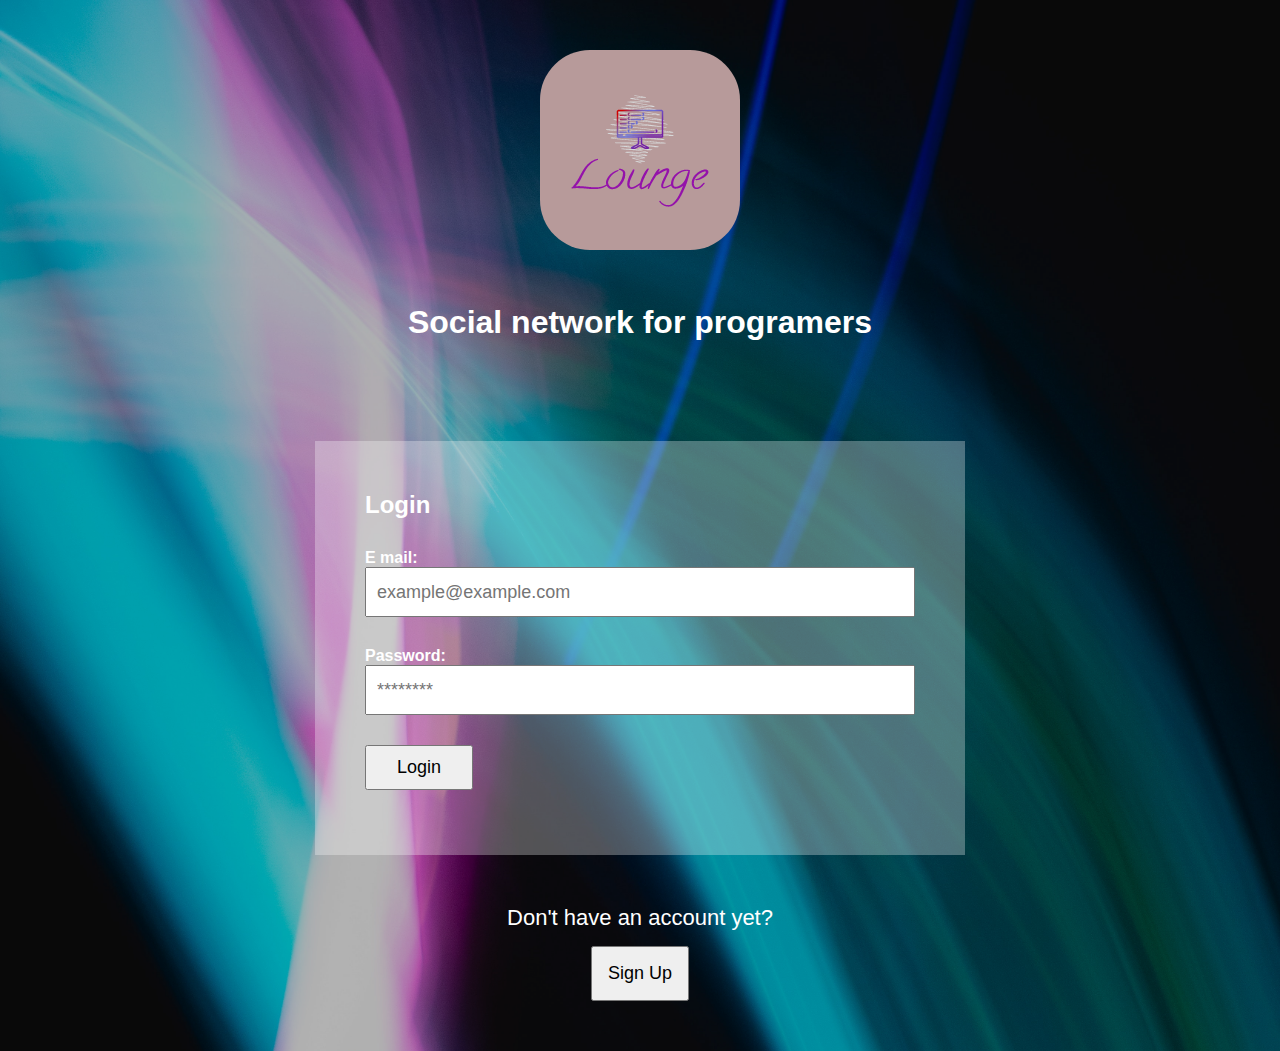
<file: index.html>
<!DOCTYPE html>
<html lang="en">
<head>
    <meta charset="UTF-8">
    <meta http-equiv="X-UA-Compatible" content="IE=edge">
    <meta name="viewport" content="width=device-width, initial-scale=1.0">
    <link rel="stylesheet" href="style.css">
    <link rel="shortcut icon" href="#">
    <title>Lounge</title>
</head>
<body>
 <div class="logo">
    <img src="img/logo.png">
 </div>

 <h1>Social network for programers</h1>

 <div class="main-wrapper">
    <form id="loginForm">
        <h2>Login</h2>


    <div>
        <label>E mail:</label>
        <input type="email" name="email" id="login_email" placeholder="example@example.com">
    </div>
    <div>
       <label>Password:</label>
       <input type="password" name="password" id="login_lozinka" placeholder="********">
    </div>
    <div>
       <button>Login</button>
    </div>
 </form>
</div>

<div class="no-acc-register">
    <p>Don't have an account yet?</p>
    <button id="registracija">Sign Up</button>
</div>

<div class="custom-modal">
    <button id="closeModal">X</button>

    <form id="registrationForm">
        <h2>User registration</h2>

        <div>
            <label for="korisnicko_ime">Username: *</label>
            <input type="text" name="korisnicko_ime" id="korisnicko_ime" placeholder="user32">
        </div>

        <div>
            <label for="email">Email: *</label>
            <input id="email" type="email" name="register_email" placeholder="example@example.com">
        </div>

        <div>
            <label for="lozinka">Password: *</label>
            <input id="lozinka" type="password" name="register_lozinka" placeholder="********">
        </div>

        <div>
            <label for="ponovi_lozinku">Repeat password: *</label>
            <input id="ponovi_lozinku" type="password" name="ponovi_lozinku" placeholder="********">
        </div>
        
        <div>
            <button>Sign Up</button>
        </div>

    </form>
</div>



<script src="Validator.js"></script>
<script src = "Session.js"></script>
<script src="User.js"></script>
<script src="app.js"></script>
    
</body>
</html>
</file>
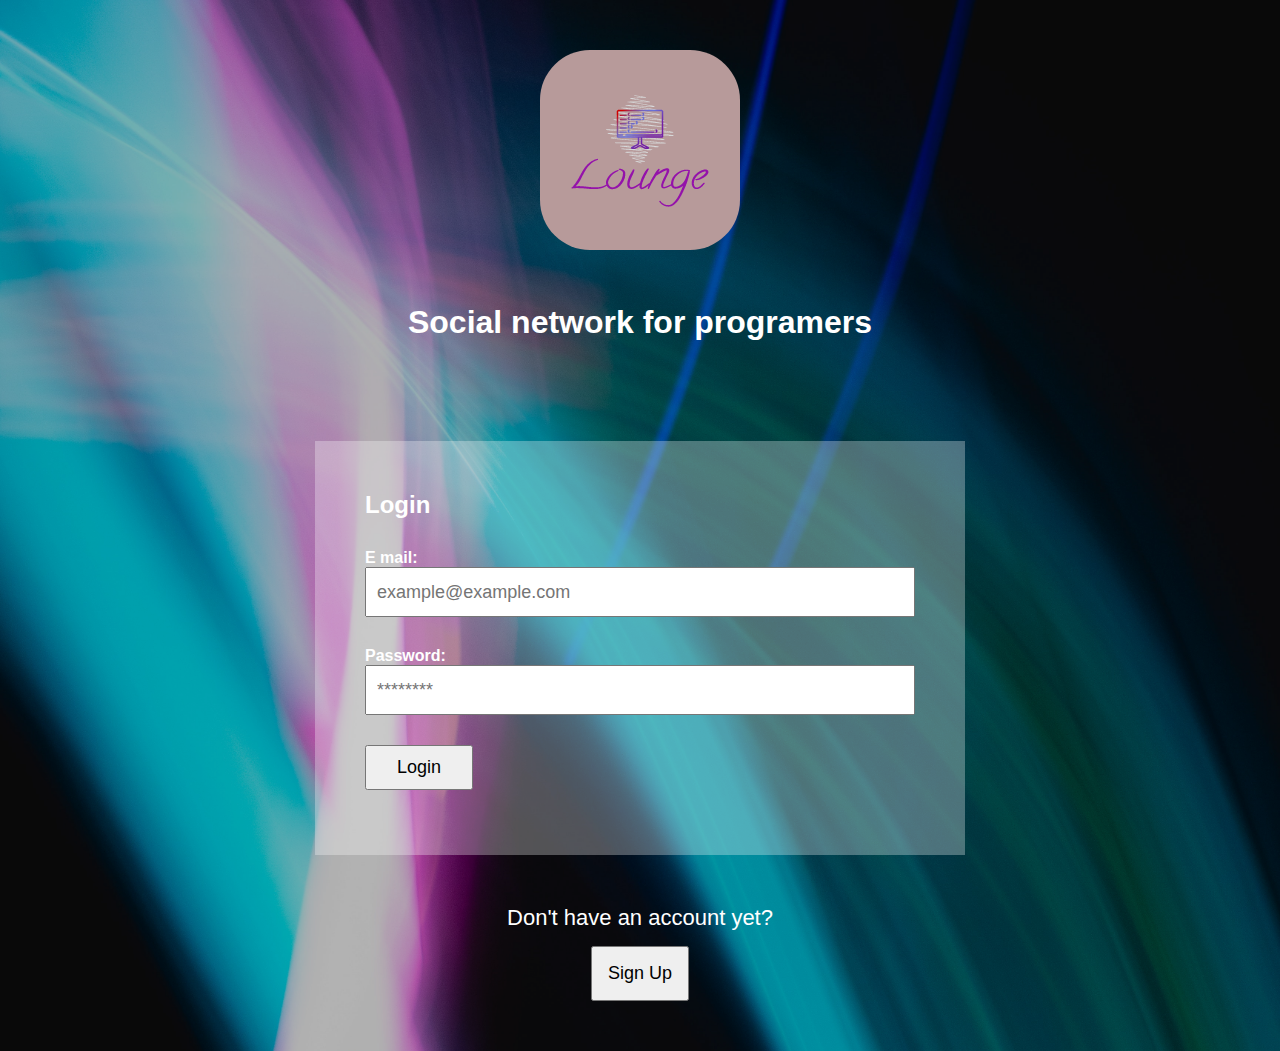
<file: lounge.html>
<!DOCTYPE html>
<html lang="en">
<head>
    <meta charset="UTF-8">
    <meta http-equiv="X-UA-Compatible" content="IE=edge">
    <link rel="shortcut icon" href="#">
    <meta name="viewport" content="width=device-width, initial-scale=1.0">
    <link href="https://cdn.jsdelivr.net/npm/bootstrap@5.2.0-beta1/dist/css/bootstrap.min.css" rel="stylesheet" integrity="sha384-0evHe/X+R7YkIZDRvuzKMRqM+OrBnVFBL6DOitfPri4tjfHxaWutUpFmBp4vmVor" crossorigin="anonymous">
    <link rel="stylesheet" href="style.css">
    <title>Lounge</title>
</head>
<body>

  <div class="container">
      
        <div class="row">
 
        <div class="col-md-3"> 
            <div class="inner-container left-side">
                <img src="img/profile.jpg" class="profile">

               <p><b id="username"></b></p>
               <p><b id="email"></b></p>

               <button id="editAccount">Update profile</button>
               <button id="logout">Logout</button>
               
               </div>
           
        </div>

        <div class="col-md-9">
            <div class="inner-container right-side">
                <form id="postForm">
                    <textarea id="postContent" placeholder="What is on your mind?"></textarea>
                    <button>Post</button>
                </form>

                <div id="allPostsWrapper"></div>

               </div>
        </div>
   </div> 
</div>


<div class="custom-modal">
    <button id="closeModal">X</button>
    

    <form id="editForm">
        <h2>Update your profile info:</h2>

        <div>
            <label for="korisnicko_ime">Username:</label>
            <input type="text" name="korisnicko_ime" id="korisnicko_ime" placeholder="user32">
        </div>

        <div>
            <label for="edit_email">Email:</label>
            <input id="edit_email" type="email" name="register_email" placeholder="example@example.com">
        </div>
        <div>
            <button>Change</button>
        </div>
        </form>
        <hr>

        <button id="deleteProfile">Delete profile</button>
        </div>



    <script src="Session.js"></script>
    <script src="User.js"></script>
    <script src="Comment.js"></script>
    <script src="Post.js"></script>
    <script src="lounge.js"></script>

</body>
</html>
</file>
<file: style.css>
* {
  margin: 0;
  padding: 0;
  box-sizing: border-box;
}
img {
  border-radius: 50px;
}

body {
  font-family: sans-serif;
  padding: 50px;
  background-image: url("img/bg.jpg");
  color: #fff;
  background-size: cover;
  box-shadow: rgba(0, 0, 0, 0.3) 0 0 0 1000px inset;
}
p {
  color: #fff;
}
h1 {
  color: #fff;
  text-align: center;
  margin-bottom: 100px;
  margin-top: 50px;
}

h2 {
  color: #fff;
  margin-bottom: 15px;
}
.logo {
  text-align: center;
}

.main-wrapper {
  max-width: 650px;
  margin: auto;
  background-color: rgba(255, 255, 255, 0.3);
  padding: 50px;
}

form div {
  padding: 15px 0;
}

form div label {
  display: block;
  font-weight: bold;
  font-size: 16px;
}

form div input {
  height: 50px;
  width: 100%;
  font-size: 18px;
  padding: 0 10px;
}

form ul li {
  color: red;
}
form ul {
  list-style: none;
}

form div button {
  cursor: pointer;
  padding: 10px 30px;
  font-size: 18px;
}

.no-acc-register {
  text-align: center;
  margin-top: 50px;
}
button {
  cursor: pointer;
}

.no-acc-register button {
  padding: 15px;
  font-size: 18px;
}

.no-acc-register p {
  font-size: 22px;
  margin-bottom: 15px;
}

.custom-modal {
  display: none;
  background-color: black;
  box-shadow: rgba(255, 255, 255, 0.8) 0 0 1000px 1000px;
  max-width: 650px;
  margin: auto;
  padding: 50px;
  position: absolute;
  top: 10%;
  left: 0;
  right: 0;
  width: 100%;
}

.custom-modal button#closeModal {
  height: 20px;
  width: 20px;
  color: white;
  background: transparent;
  border: 0;
  font-size: 25px;
  font-weight: bold;
  position: absolute;
  right: 30px;
  top: 30px;
}

.inner-container {
  border: 1px solid rgb(191, 0, 255);
  padding: 15px;
}

.inner-container.left-side {
  text-align: center;
}

.inner-container img.profile {
  width: 70%;
  border-radius: 50%;
  display: block;
  margin: auto;
  border: 5px solid white;
  margin-bottom: 20px;
}

.inner-container.right-side form {
  display: flex;
  height: 100px;
}
.inner-container.right-side form textarea {
  background-color: #b88cbf;
  border-radius: 4px;
  width: 85%;
  border: 0;
  padding: 10px;
  resize: none;
  outline-color: rgb(14, 124, 226);
}

.inner-container.right-side form button {
  border-radius: 4px;
  background-color: #dfdfdf;
  color: #b88cbf;
  width: 15%;
  border: 0;
}

#deleteProfile {
  border: 2px solid red;
  background-color: red;
  color: whitesmoke;
  padding: 5px 15px;
}

#allPostsWrapper .single-post {
  background-color: #b88cbf;
  border-radius: 4px;
  padding: 15px;
  margin-top: 15px;
  color: #000;
}
#allPostsWrapper .single-post .post-content {
  padding-bottom: 10px;
  border-bottom: 1px solid black;
  margin-bottom: 10px;
  font-size: 22px;
}

#allPostsWrapper .single-post .post-actions {
  display: flex;
  justify-content: space-between;
  color: gray;
}

#allPostsWrapper .single-post .post-actions div button.like-btn {
  background-image: url("img/like.png");
  background-color: #dfdfdf;
  color: #b88cbf;
  border-radius: 4px;
  padding: 5px 15px 5px 40px;
  background-repeat: no-repeat;
  background-position: 10px;
  border: 0;
}
#allPostsWrapper .single-post .post-actions div button.comment-btn {
  background-image: url("img/comment.png");
  background-color: #dfdfdf;
  color: #b88cbf;
  border-radius: 4px;

  padding: 5px 15px 5px 40px;
  background-repeat: no-repeat;
  background-position: 10px;
  border: 0;
}
#allPostsWrapper .single-post .post-actions div button.remove-btn {
  border-color: red;
  background-color: #dfdfdf;
  border-radius: 4px;
  color: red;
  padding: 5px 15px;
}

#allPostsWrapper .single-post .post-comments form {
  height: 30px;
  margin-top: 15px;
}

#allPostsWrapper .single-post .post-comments form input {
  width: 85%;
  padding: 0 10px;
}

#allPostsWrapper .single-post .post-comments form button {
  border-radius: 4px;
  width: 15%;
  background-color: #dfdfdf;
}

#allPostsWrapper .single-post .post-comments {
  display: none;
}
#allPostsWrapper .single-post .post-comments .single-comment {
  border: 1px dotted blue;
  padding: 10px;
  margin-top: 10px;
}
#logout {
  color: #b88cbf;
  border-radius: 4px;
  border-color: #b88cbf;
}
#editAccount {
  color: #b88cbf;
  border-radius: 4px;
  border-color: #b88cbf;
}
</file>
